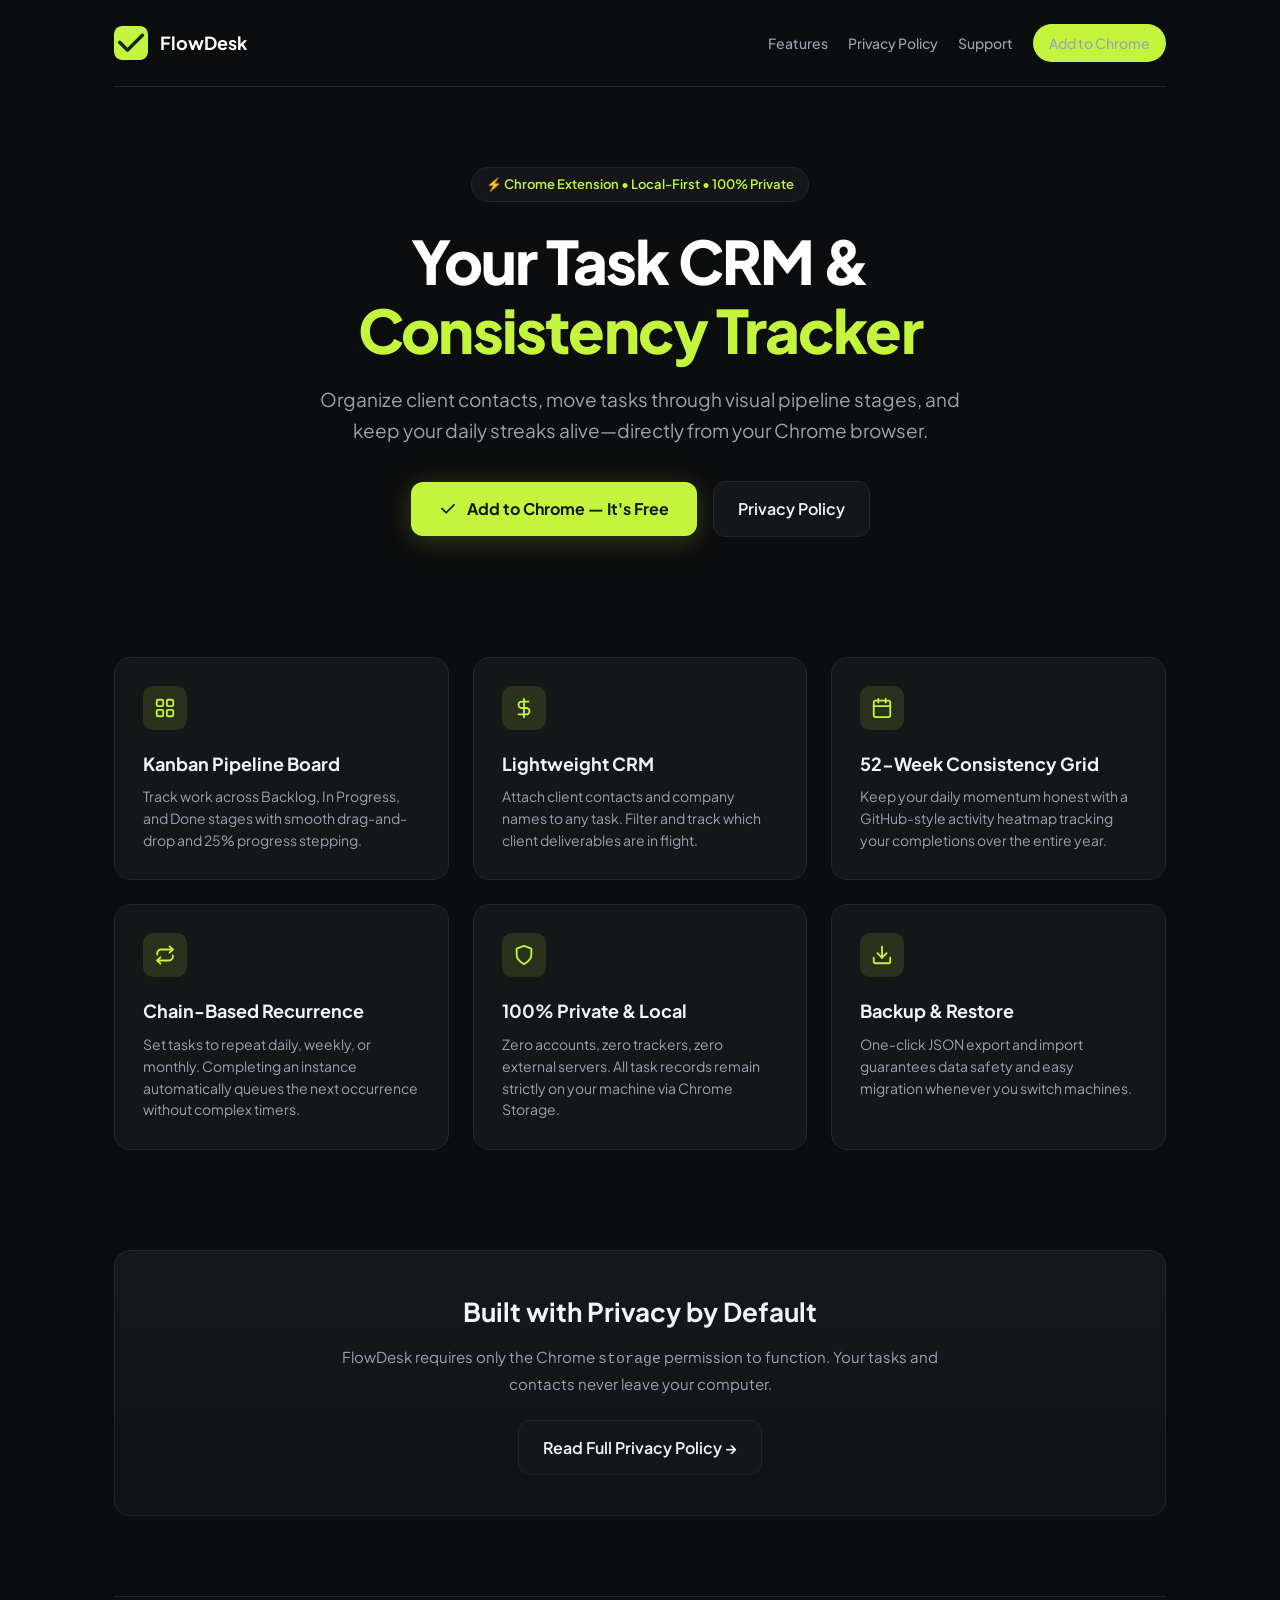
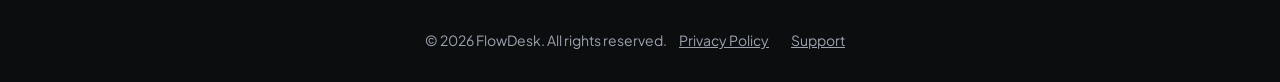
<file: website/index.html>
<!doctype html>
<html lang="en">
  <head>
    <meta charset="utf-8" />
    <meta name="viewport" content="width=device-width, initial-scale=1" />
    <title>FlowDesk — Task CRM & Consistency Tracker</title>
    <meta
      name="description"
      content="A lightweight, local-first Task CRM and consistency tracker Chrome extension. Track client contacts, task pipelines, and daily streaks right from your browser."
    />
    <link rel="icon" type="image/png" href="icon.png" />
    <link rel="preconnect" href="https://fonts.googleapis.com" />
    <link rel="preconnect" href="https://fonts.gstatic.com" crossorigin />
    <link
      href="https://fonts.googleapis.com/css2?family=Plus+Jakarta+Sans:wght@400;500;600;700;800&display=swap"
      rel="stylesheet"
    />
    <style>
      :root {
        --bg: #0c0d0e;
        --surface: #141618;
        --surface-border: #22252a;
        --accent: #c3f53c;
        --accent-glow: rgba(195, 245, 60, 0.22);
        --accent-dark: #121903;
        --text: #f3f4f6;
        --text-muted: #9ca3af;
        --radius: 16px;
      }

      * {
        box-sizing: border-box;
        margin: 0;
        padding: 0;
      }

      body {
        font-family: 'Plus Jakarta Sans', -apple-system, BlinkMacSystemFont, sans-serif;
        background: var(--bg);
        color: var(--text);
        line-height: 1.6;
        min-height: 100vh;
        overflow-x: hidden;
      }

      .container {
        max-width: 1100px;
        margin: 0 auto;
        padding: 0 24px;
      }

      /* Navbar */
      nav {
        display: flex;
        align-items: center;
        justify-content: space-between;
        padding: 24px 0;
        border-bottom: 1px solid var(--surface-border);
      }

      .brand {
        display: flex;
        align-items: center;
        gap: 12px;
        text-decoration: none;
        color: #fff;
        font-weight: 700;
        font-size: 18px;
      }

      .brand img {
        width: 34px;
        height: 34px;
        border-radius: 8px;
      }

      .nav-links {
        display: flex;
        align-items: center;
        gap: 20px;
      }

      .nav-links a {
        color: var(--text-muted);
        text-decoration: none;
        font-size: 14px;
        font-weight: 500;
        transition: color 0.15s ease;
      }

      .nav-links a:hover {
        color: #fff;
      }

      .btn-nav {
        display: inline-flex;
        align-items: center;
        gap: 8px;
        background: var(--accent);
        color: var(--accent-dark);
        padding: 8px 16px;
        border-radius: 999px;
        font-weight: 700;
        font-size: 13px;
        text-decoration: none;
        transition: transform 0.15s ease, box-shadow 0.15s ease;
      }

      .btn-nav:hover {
        transform: translateY(-1px);
        box-shadow: 0 4px 16px var(--accent-glow);
      }

      /* Hero */
      .hero {
        padding: 80px 0 60px;
        text-align: center;
        position: relative;
      }

      .pill {
        display: inline-flex;
        align-items: center;
        gap: 8px;
        padding: 6px 14px;
        background: var(--surface);
        border: 1px solid var(--surface-border);
        border-radius: 999px;
        font-size: 13px;
        color: var(--accent);
        font-weight: 600;
        margin-bottom: 24px;
      }

      h1 {
        font-size: clamp(36px, 5.5vw, 60px);
        font-weight: 800;
        line-height: 1.15;
        letter-spacing: -0.03em;
        margin-bottom: 20px;
        color: #ffffff;
      }

      h1 span {
        color: var(--accent);
      }

      .hero p {
        font-size: clamp(16px, 2vw, 19px);
        color: var(--text-muted);
        max-width: 680px;
        margin: 0 auto 36px;
      }

      .hero-actions {
        display: flex;
        align-items: center;
        justify-content: center;
        gap: 16px;
        flex-wrap: wrap;
      }

      .btn-primary {
        display: inline-flex;
        align-items: center;
        gap: 10px;
        background: var(--accent);
        color: var(--accent-dark);
        padding: 14px 28px;
        border-radius: 12px;
        font-weight: 700;
        font-size: 16px;
        text-decoration: none;
        transition: all 0.15s ease;
        box-shadow: 0 4px 24px var(--accent-glow);
      }

      .btn-primary:hover {
        transform: translateY(-2px);
        box-shadow: 0 8px 30px var(--accent-glow);
      }

      .btn-secondary {
        display: inline-flex;
        align-items: center;
        gap: 8px;
        background: var(--surface);
        color: var(--text);
        border: 1px solid var(--surface-border);
        padding: 14px 24px;
        border-radius: 12px;
        font-weight: 600;
        font-size: 16px;
        text-decoration: none;
        transition: all 0.15s ease;
      }

      .btn-secondary:hover {
        background: #1c1f24;
        border-color: #31363f;
      }

      /* Features */
      .features {
        padding: 60px 0;
        display: grid;
        grid-template-columns: repeat(auto-fit, minmax(300px, 1fr));
        gap: 24px;
      }

      .feature-card {
        background: var(--surface);
        border: 1px solid var(--surface-border);
        border-radius: var(--radius);
        padding: 28px;
        transition: transform 0.15s ease, border-color 0.15s ease;
      }

      .feature-card:hover {
        border-color: #31363f;
        transform: translateY(-2px);
      }

      .feature-icon {
        width: 44px;
        height: 44px;
        border-radius: 10px;
        background: rgba(195, 245, 60, 0.12);
        color: var(--accent);
        display: flex;
        align-items: center;
        justify-content: center;
        margin-bottom: 20px;
      }

      .feature-card h3 {
        font-size: 18px;
        font-weight: 700;
        margin-bottom: 8px;
      }

      .feature-card p {
        font-size: 14px;
        color: var(--text-muted);
        line-height: 1.55;
      }

      /* Privacy Highlight */
      .privacy-banner {
        margin: 40px 0 80px;
        background: linear-gradient(180deg, #16191c 0%, #101214 100%);
        border: 1px solid var(--surface-border);
        border-radius: var(--radius);
        padding: 40px 32px;
        text-align: center;
      }

      .privacy-banner h2 {
        font-size: 26px;
        margin-bottom: 12px;
      }

      .privacy-banner p {
        color: var(--text-muted);
        max-width: 600px;
        margin: 0 auto 24px;
        font-size: 15px;
      }

      /* Footer */
      footer {
        border-top: 1px solid var(--surface-border);
        padding: 32px 0;
        text-align: center;
        font-size: 14px;
        color: var(--text-muted);
      }

      footer a {
        color: var(--text-muted);
        text-decoration: underline;
        margin: 0 10px;
      }

      footer a:hover {
        color: var(--accent);
      }
    </style>
  </head>
  <body>
    <div class="container">
      <nav>
        <a href="index.html" class="brand">
          <img src="icon.png" alt="FlowDesk Icon" />
          <span>FlowDesk</span>
        </a>
        <div class="nav-links">
          <a href="#features">Features</a>
          <a href="privacy.html">Privacy Policy</a>
          <a href="support.html">Support</a>
          <a href="https://chrome.google.com/webstore" class="btn-nav">Add to Chrome</a>
        </div>
      </nav>

      <section class="hero">
        <div class="pill">⚡ Chrome Extension • Local-First • 100% Private</div>
        <h1>Your Task CRM &amp;<br /><span>Consistency Tracker</span></h1>
        <p>
          Organize client contacts, move tasks through visual pipeline stages, and keep your daily
          streaks alive—directly from your Chrome browser.
        </p>
        <div class="hero-actions">
          <a href="https://chrome.google.com/webstore" class="btn-primary">
            <svg viewBox="0 0 24 24" width="18" height="18" fill="none" stroke="currentColor" stroke-width="2.2" stroke-linecap="round" stroke-linejoin="round">
              <path d="M20 6.5 9.5 17 4 11.5"/>
            </svg>
            Add to Chrome — It's Free
          </a>
          <a href="privacy.html" class="btn-secondary">Privacy Policy</a>
        </div>
      </section>

      <section class="features" id="features">
        <div class="feature-card">
          <div class="feature-icon">
            <svg viewBox="0 0 24 24" width="22" height="22" fill="none" stroke="currentColor" stroke-width="2" stroke-linecap="round" stroke-linejoin="round">
              <rect x="3" y="3" width="7" height="7" rx="1.5" />
              <rect x="14" y="3" width="7" height="7" rx="1.5" />
              <rect x="14" y="14" width="7" height="7" rx="1.5" />
              <rect x="3" y="14" width="7" height="7" rx="1.5" />
            </svg>
          </div>
          <h3>Kanban Pipeline Board</h3>
          <p>
            Track work across Backlog, In Progress, and Done stages with smooth drag-and-drop and
            25% progress stepping.
          </p>
        </div>

        <div class="feature-card">
          <div class="feature-icon">
            <svg viewBox="0 0 24 24" width="22" height="22" fill="none" stroke="currentColor" stroke-width="2" stroke-linecap="round" stroke-linejoin="round">
              <path d="M12 2v20M17 5H9.5a3.5 3.5 0 0 0 0 7h5a3.5 3.5 0 0 1 0 7H6" />
            </svg>
          </div>
          <h3>Lightweight CRM</h3>
          <p>
            Attach client contacts and company names to any task. Filter and track which client
            deliverables are in flight.
          </p>
        </div>

        <div class="feature-card">
          <div class="feature-icon">
            <svg viewBox="0 0 24 24" width="22" height="22" fill="none" stroke="currentColor" stroke-width="2" stroke-linecap="round" stroke-linejoin="round">
              <rect x="3" y="4" width="18" height="18" rx="2" />
              <path d="M16 2v4M8 2v4M3 10h18" />
            </svg>
          </div>
          <h3>52-Week Consistency Grid</h3>
          <p>
            Keep your daily momentum honest with a GitHub-style activity heatmap tracking your
            completions over the entire year.
          </p>
        </div>

        <div class="feature-card">
          <div class="feature-icon">
            <svg viewBox="0 0 24 24" width="22" height="22" fill="none" stroke="currentColor" stroke-width="2" stroke-linecap="round" stroke-linejoin="round">
              <path d="M17 2.5 20.5 6 17 9.5"/>
              <path d="M3.5 11.5V10a4 4 0 0 1 4-4h13"/>
              <path d="M7 21.5 3.5 18 7 14.5"/>
              <path d="M20.5 12.5V14a4 4 0 0 1-4 4h-13"/>
            </svg>
          </div>
          <h3>Chain-Based Recurrence</h3>
          <p>
            Set tasks to repeat daily, weekly, or monthly. Completing an instance automatically
            queues the next occurrence without complex timers.
          </p>
        </div>

        <div class="feature-card">
          <div class="feature-icon">
            <svg viewBox="0 0 24 24" width="22" height="22" fill="none" stroke="currentColor" stroke-width="2" stroke-linecap="round" stroke-linejoin="round">
              <path d="M12 22s8-4 8-10V5l-8-3-8 3v7c0 6 8 10 8 10z"/>
            </svg>
          </div>
          <h3>100% Private &amp; Local</h3>
          <p>
            Zero accounts, zero trackers, zero external servers. All task records remain strictly
            on your machine via Chrome Storage.
          </p>
        </div>

        <div class="feature-card">
          <div class="feature-icon">
            <svg viewBox="0 0 24 24" width="22" height="22" fill="none" stroke="currentColor" stroke-width="2" stroke-linecap="round" stroke-linejoin="round">
              <path d="M21 15v4a2 2 0 0 1-2 2H5a2 2 0 0 1-2-2v-4" />
              <polyline points="7 10 12 15 17 10" />
              <line x1="12" y1="15" x2="12" y2="3" />
            </svg>
          </div>
          <h3>Backup &amp; Restore</h3>
          <p>
            One-click JSON export and import guarantees data safety and easy migration whenever you
            switch machines.
          </p>
        </div>
      </section>

      <section class="privacy-banner">
        <h2>Built with Privacy by Default</h2>
        <p>
          FlowDesk requires only the Chrome <code>storage</code> permission to function. Your tasks
          and contacts never leave your computer.
        </p>
        <a href="privacy.html" class="btn-secondary">Read Full Privacy Policy →</a>
      </section>

      <footer>
        <p>
          &copy; 2026 FlowDesk. All rights reserved.
          <a href="privacy.html">Privacy Policy</a>
          <a href="support.html">Support</a>
        </p>
      </footer>
    </div>
  </body>
</html>
</file>
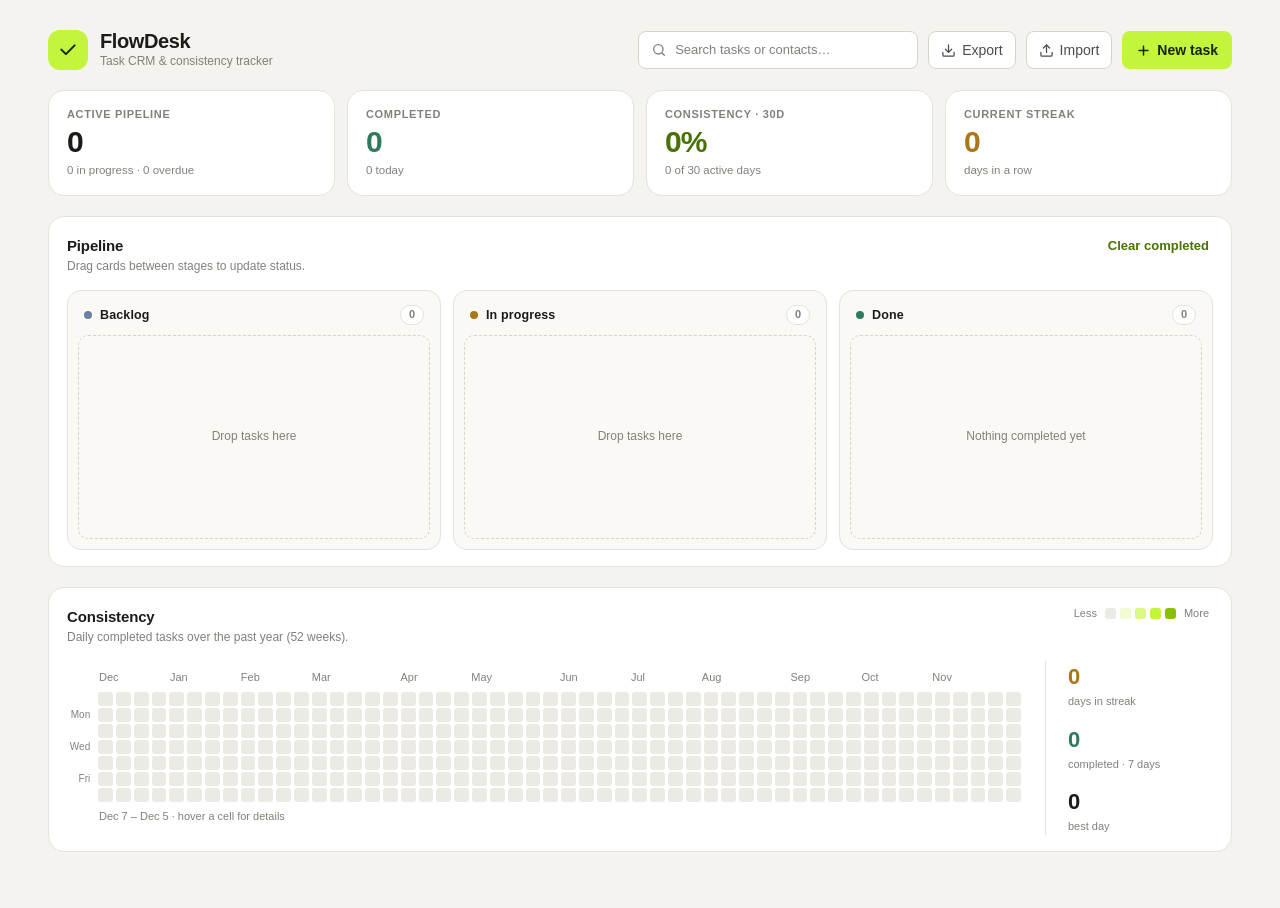
<file: dashboard.html>
<!doctype html>
<html lang="en">
  <head>
    <meta charset="utf-8" />
    <meta name="viewport" content="width=device-width, initial-scale=1" />
    <title>FlowDesk — Task CRM</title>
    <link rel="stylesheet" href="lib/theme.css" />
    <link rel="stylesheet" href="dashboard.css" />
  </head>
  <body>
    <div class="shell">
      <header class="dash-header">
        <div class="brand">
          <span class="logo" aria-hidden="true">
            <svg viewBox="0 0 24 24" width="20" height="20" fill="none">
              <path
                d="M20 6.5 9.5 17 4 11.5"
                stroke="currentColor"
                stroke-width="2.4"
                stroke-linecap="round"
                stroke-linejoin="round"
              />
            </svg>
          </span>
          <div>
            <h1>FlowDesk</h1>
            <p class="subtitle">Task CRM &amp; consistency tracker</p>
          </div>
        </div>

        <div class="header-actions">
          <label class="search">
            <svg viewBox="0 0 24 24" width="16" height="16" fill="none" stroke="currentColor" stroke-width="2">
              <circle cx="11" cy="11" r="7" />
              <path d="m20 20-3.6-3.6" stroke-linecap="round" />
            </svg>
            <input id="search" type="search" placeholder="Search tasks or contacts…" aria-label="Search tasks" />
          </label>
          <button class="btn-ghost" id="export-btn" type="button" title="Export tasks to JSON">
            <svg viewBox="0 0 24 24" width="15" height="15" fill="none" stroke="currentColor" stroke-width="2" stroke-linecap="round" stroke-linejoin="round">
              <path d="M21 15v4a2 2 0 0 1-2 2H5a2 2 0 0 1-2-2v-4" />
              <polyline points="7 10 12 15 17 10" />
              <line x1="12" y1="15" x2="12" y2="3" />
            </svg>
            Export
          </button>
          <label class="btn-ghost import-label" title="Import tasks from JSON" tabindex="0">
            <svg viewBox="0 0 24 24" width="15" height="15" fill="none" stroke="currentColor" stroke-width="2" stroke-linecap="round" stroke-linejoin="round">
              <path d="M21 15v4a2 2 0 0 1-2 2H5a2 2 0 0 1-2-2v-4" />
              <polyline points="17 8 12 3 7 8" />
              <line x1="12" y1="3" x2="12" y2="15" />
            </svg>
            Import
            <input type="file" id="import-input" accept=".json" style="display:none;" />
          </label>
          <button class="btn-primary" id="new-task" type="button">
            <svg viewBox="0 0 24 24" width="15" height="15" fill="none" stroke="currentColor" stroke-width="2.4" stroke-linecap="round">
              <path d="M12 5v14M5 12h14" />
            </svg>
            New task
          </button>
        </div>
      </header>

      <section class="kpis" aria-label="Key metrics">
        <article class="kpi">
          <span class="kpi-label">Active pipeline</span>
          <span class="kpi-value" id="kpi-open">0</span>
          <span class="kpi-foot" id="kpi-open-foot">0 in progress</span>
        </article>
        <article class="kpi">
          <span class="kpi-label">Completed</span>
          <span class="kpi-value kpi-green" id="kpi-done">0</span>
          <span class="kpi-foot" id="kpi-done-foot">0 today</span>
        </article>
        <article class="kpi">
          <span class="kpi-label">Consistency · 30d</span>
          <span class="kpi-value kpi-accent" id="kpi-consistency">0%</span>
          <span class="kpi-foot" id="kpi-consistency-foot">0 active days</span>
        </article>
        <article class="kpi">
          <span class="kpi-label">Current streak</span>
          <span class="kpi-value kpi-amber" id="kpi-streak">0</span>
          <span class="kpi-foot" id="kpi-streak-foot">days in a row</span>
        </article>
      </section>

      <section class="panel board-panel">
        <div class="section-head">
          <div>
            <h2>Pipeline</h2>
            <p>Drag cards between stages to update status.</p>
          </div>
          <button class="link-btn" id="clear-done" type="button">Clear completed</button>
        </div>
        <div class="board" id="board"></div>
      </section>

      <section class="panel consistency-panel">
        <div class="section-head">
          <div>
            <h2>Consistency</h2>
            <p>Daily completed tasks over the past year (52 weeks).</p>
          </div>
          <div class="legend" aria-hidden="true">
            <span>Less</span>
            <i class="lvl lvl-0"></i><i class="lvl lvl-1"></i><i class="lvl lvl-2"></i><i class="lvl lvl-3"></i><i class="lvl lvl-4"></i>
            <span>More</span>
          </div>
        </div>

        <div class="consistency-body">
          <div class="heatmap-wrap">
            <div class="heatmap-months" id="heatmap-months"></div>
            <div class="heatmap-grid-container">
              <div class="heatmap-days" aria-hidden="true">
                <span>Mon</span>
                <span>Wed</span>
                <span>Fri</span>
              </div>
              <div class="heatmap" id="heatmap"></div>
            </div>
            <div class="heat-scale" id="heat-range"></div>
          </div>

          <aside class="consistency-side">
            <div class="side-stat">
              <span class="side-value" id="side-streak">0</span>
              <span class="side-label" id="side-streak-label">days in streak</span>
            </div>
            <div class="side-stat">
              <span class="side-value" id="side-week">0</span>
              <span class="side-label">completed · 7 days</span>
            </div>
            <div class="side-stat">
              <span class="side-value" id="side-best">0</span>
              <span class="side-label">best day</span>
            </div>
          </aside>
        </div>
      </section>
    </div>

    <dialog id="task-dialog" class="dialog">
      <form id="task-form" method="dialog" autocomplete="off">
        <header class="dialog-head">
          <h2 id="dialog-title">New task</h2>
          <button type="button" class="icon-btn" id="dialog-close" title="Close">
            <svg viewBox="0 0 24 24" width="16" height="16" fill="none" stroke="currentColor" stroke-width="2" stroke-linecap="round">
              <path d="M6 6l12 12M18 6L6 18" />
            </svg>
          </button>
        </header>

        <div class="field">
          <label for="f-title">Task</label>
          <input id="f-title" name="title" type="text" maxlength="160" required placeholder="e.g. Send proposal to Acme" />
        </div>

        <div class="field-row">
          <div class="field">
            <label for="f-contact">Contact / company</label>
            <input id="f-contact" name="contact" type="text" maxlength="120" placeholder="Optional" />
          </div>
          <div class="field">
            <label for="f-due">Due date</label>
            <input id="f-due" name="due" type="date" />
          </div>
        </div>

        <div class="field-row three">
          <div class="field">
            <label for="f-priority">Priority</label>
            <select id="f-priority" name="priority">
              <option value="low">Low</option>
              <option value="medium" selected>Medium</option>
              <option value="high">High</option>
            </select>
          </div>
          <div class="field">
            <label for="f-status">Stage</label>
            <select id="f-status" name="status">
              <option value="backlog">Backlog</option>
              <option value="working">In progress</option>
              <option value="done">Done</option>
            </select>
          </div>
          <div class="field">
            <label for="f-repeat">Repeat</label>
            <select id="f-repeat" name="repeat">
              <option value="none" selected>Never</option>
              <option value="daily">Daily</option>
              <option value="weekly">Weekly</option>
              <option value="monthly">Monthly</option>
            </select>
          </div>
        </div>

        <div class="field">
          <div class="range-head">
            <label for="f-progress">Progress</label>
            <output id="f-progress-out" for="f-progress">0%</output>
          </div>
          <input id="f-progress" name="progress" type="range" min="0" max="100" step="5" value="0" />
        </div>

        <div class="field">
          <label for="f-notes">Notes</label>
          <textarea id="f-notes" name="notes" rows="3" maxlength="2000" placeholder="Context, next steps, links…"></textarea>
        </div>

        <footer class="dialog-foot">
          <button type="button" class="btn-danger" id="delete-task" hidden>Delete</button>
          <span class="spacer"></span>
          <button type="button" class="btn-ghost" id="dialog-cancel">Cancel</button>
          <button type="submit" class="btn-primary" id="dialog-save">Save task</button>
        </footer>
      </form>
    </dialog>

    <script type="module" src="dashboard.js"></script>
  </body>
</html>
</file>
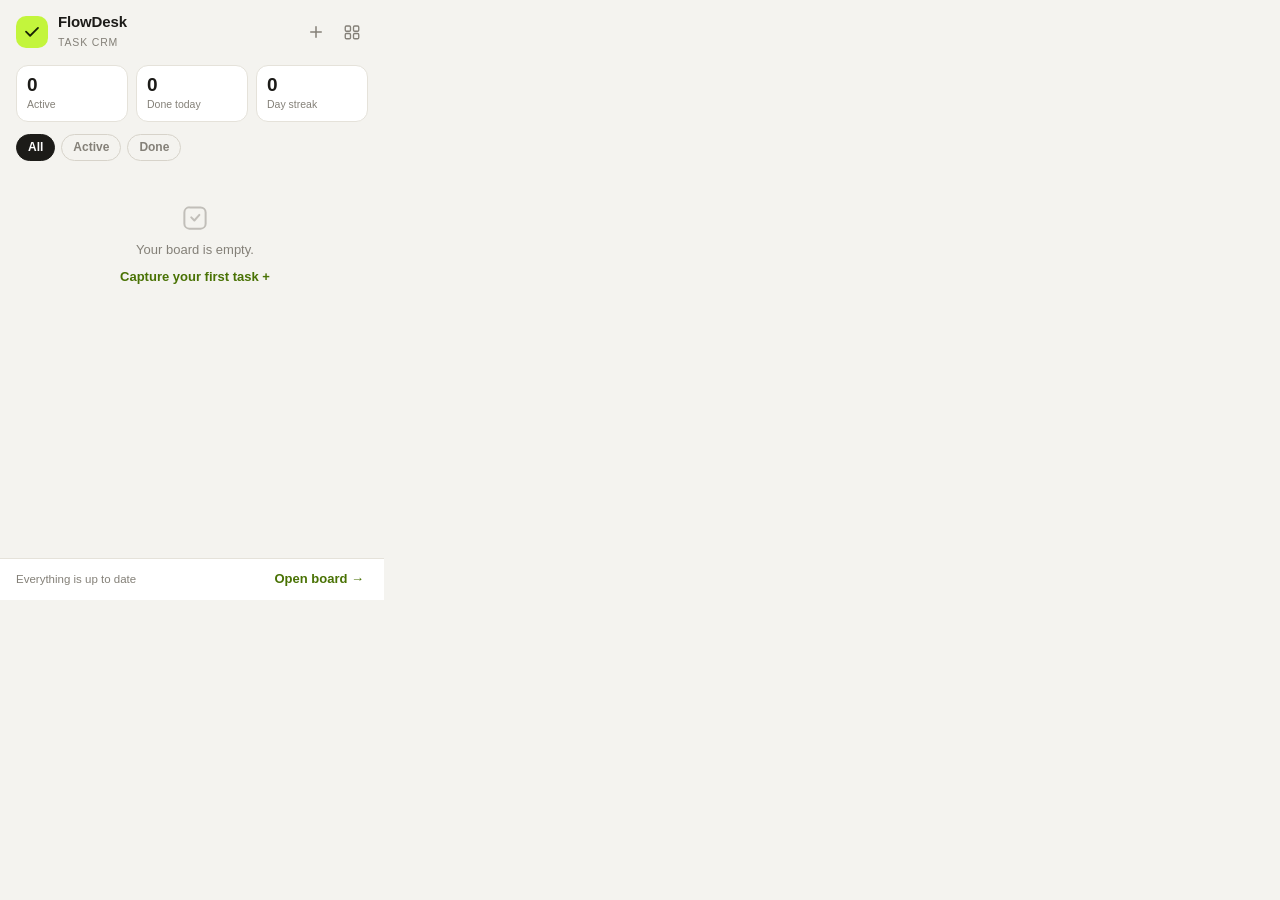
<file: popup.html>
<!doctype html>
<html lang="en">
  <head>
    <meta charset="utf-8" />
    <meta name="viewport" content="width=device-width, initial-scale=1" />
    <title>FlowDesk</title>
    <link rel="stylesheet" href="lib/theme.css" />
    <link rel="stylesheet" href="popup.css" />
  </head>
  <body>
    <div class="app">
      <header class="topbar">
        <div class="brand">
          <span class="logo" aria-hidden="true">
            <svg viewBox="0 0 24 24" width="18" height="18" fill="none">
              <path
                d="M20 6.5 9.5 17 4 11.5"
                stroke="currentColor"
                stroke-width="2.4"
                stroke-linecap="round"
                stroke-linejoin="round"
              />
            </svg>
          </span>
          <div class="brand-text">
            <h1>FlowDesk</h1>
            <span class="tagline">Task CRM</span>
          </div>
        </div>
        <div class="topbar-actions">
          <button id="toggle-quick-add" class="icon-btn" type="button" title="Add new task" aria-label="Add new task" aria-expanded="false">
            <svg viewBox="0 0 24 24" width="18" height="18" fill="none" stroke="currentColor" stroke-width="2" stroke-linecap="round">
              <path d="M12 5v14M5 12h14" />
            </svg>
          </button>
          <button id="open-board" class="icon-btn" type="button" title="Open full board">
            <svg viewBox="0 0 24 24" width="18" height="18" fill="none" stroke="currentColor" stroke-width="1.8">
              <rect x="3" y="4" width="7" height="7" rx="1.6" />
              <rect x="14" y="4" width="7" height="7" rx="1.6" />
              <rect x="3" y="14" width="7" height="7" rx="1.6" />
              <rect x="14" y="14" width="7" height="7" rx="1.6" />
            </svg>
          </button>
        </div>
      </header>

      <section class="stats" aria-label="Overview">
        <div class="stat">
          <span class="stat-value" id="stat-active">0</span>
          <span class="stat-label">Active</span>
        </div>
        <div class="stat">
          <span class="stat-value" id="stat-done">0</span>
          <span class="stat-label">Done today</span>
        </div>
        <div class="stat">
          <span class="stat-value" id="stat-streak">0</span>
          <span class="stat-label">Day streak</span>
        </div>
      </section>

      <form id="quick-add" class="quick-add is-collapsed" autocomplete="off">
        <input
          id="task-title"
          class="title-input"
          type="text"
          placeholder="What needs doing?"
          maxlength="160"
          required
          aria-label="Task title"
        />
        <div class="quick-row">
          <select id="task-priority" aria-label="Priority">
            <option value="low">Low</option>
            <option value="medium" selected>Medium</option>
            <option value="high">High</option>
          </select>
          <input id="task-contact" type="text" placeholder="Contact" maxlength="120" aria-label="Contact or company" />
          <input id="task-due" type="date" aria-label="Due date" />
        </div>
        <div class="due-presets" id="due-presets">
          <span class="preset-label">Due:</span>
          <button type="button" class="preset-chip" data-offset="0">Today</button>
          <button type="button" class="preset-chip" data-offset="1">Tomorrow</button>
          <button type="button" class="preset-chip" data-offset="7">+1 week</button>
        </div>
        <div class="quick-row quick-row-2">
          <select id="task-repeat" aria-label="Repeat">
            <option value="none" selected>Does not repeat</option>
            <option value="daily">Repeats daily</option>
            <option value="weekly">Repeats weekly</option>
            <option value="monthly">Repeats monthly</option>
          </select>
          <button type="submit" class="btn-primary" id="add-btn">Add task</button>
        </div>
      </form>

      <nav class="filters" id="filters" aria-label="Filter tasks">
        <button class="chip is-active" type="button" data-filter="all">All</button>
        <button class="chip" type="button" data-filter="active">Active</button>
        <button class="chip" type="button" data-filter="done">Done</button>
      </nav>

      <main class="list-wrap">
        <ul id="task-list" class="task-list"></ul>
      </main>

      <footer class="popup-footer">
        <span id="footer-note">All clear</span>
        <button id="open-board-2" class="link-btn" type="button">Open board →</button>
      </footer>
    </div>

    <script type="module" src="popup.js"></script>
  </body>
</html>
</file>
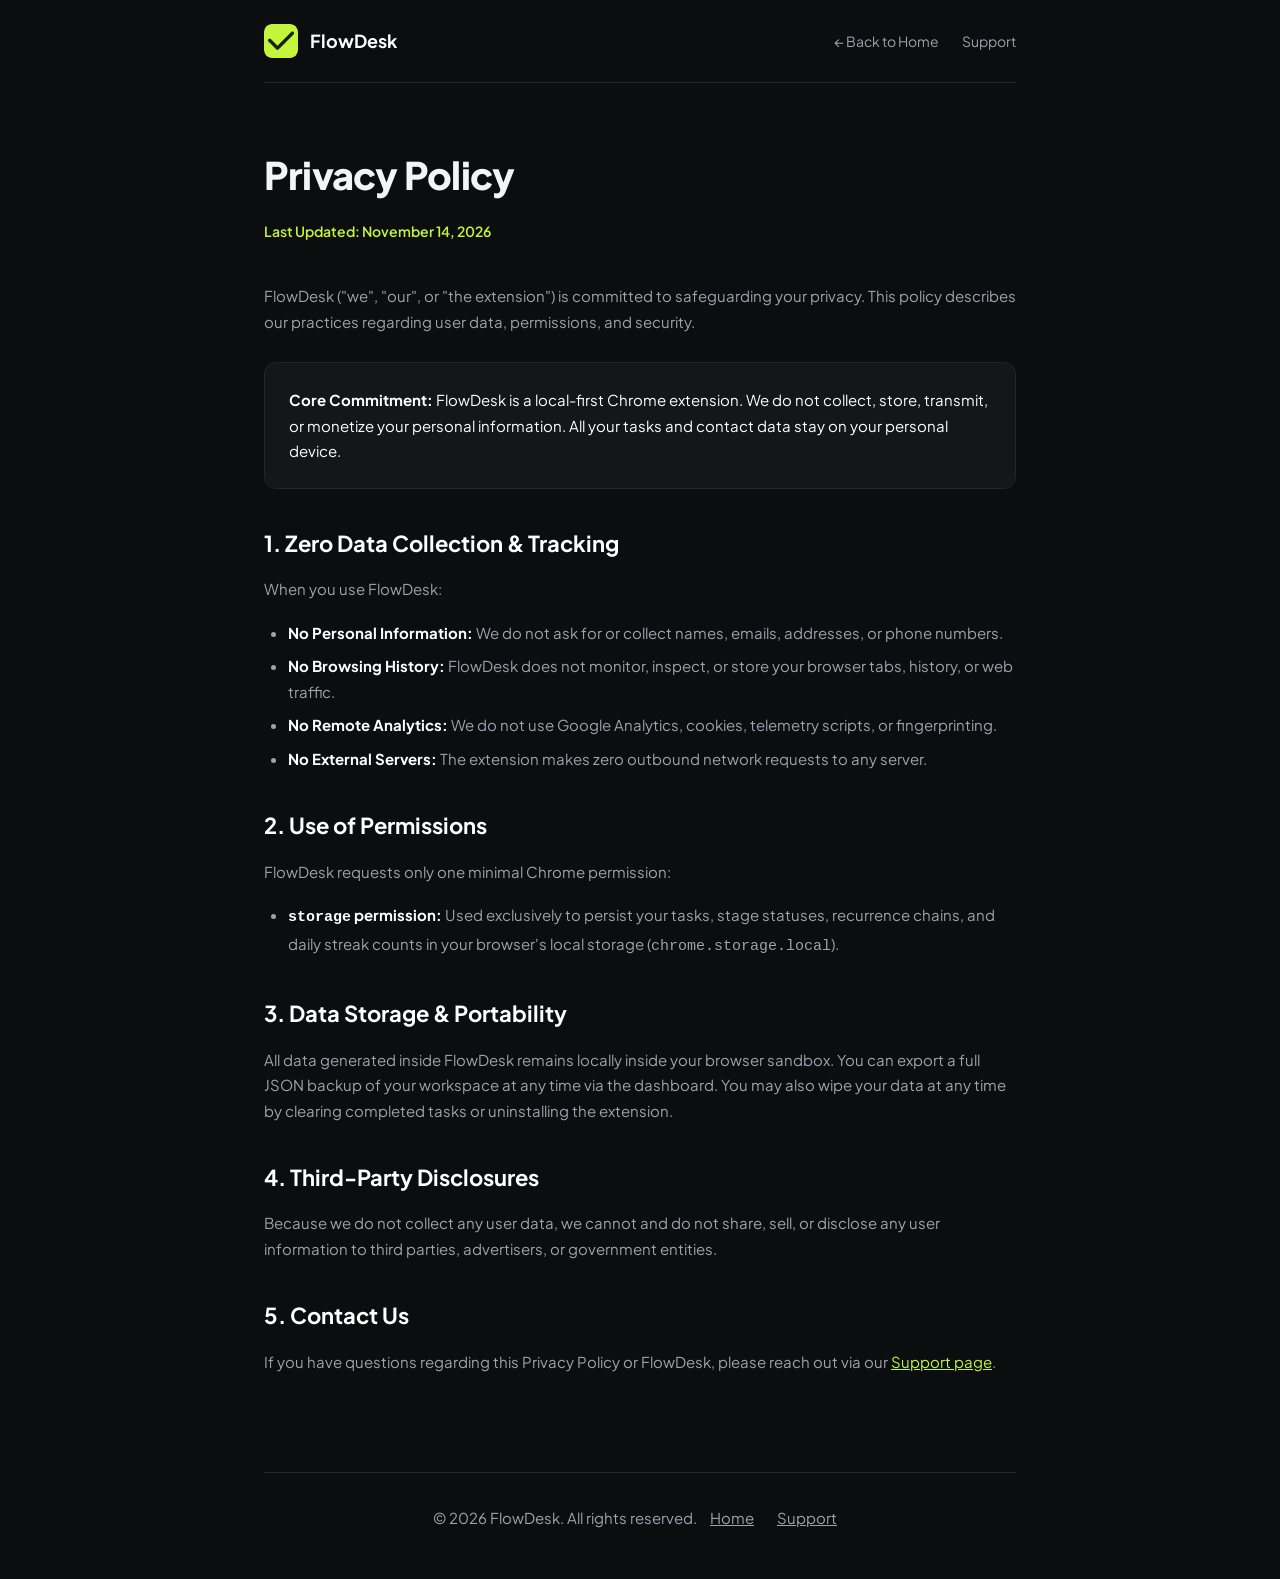
<file: website/privacy.html>
<!doctype html>
<html lang="en">
  <head>
    <meta charset="utf-8" />
    <meta name="viewport" content="width=device-width, initial-scale=1" />
    <title>Privacy Policy — FlowDesk</title>
    <link rel="icon" type="image/png" href="icon.png" />
    <link rel="preconnect" href="https://fonts.googleapis.com" />
    <link rel="preconnect" href="https://fonts.gstatic.com" crossorigin />
    <link
      href="https://fonts.googleapis.com/css2?family=Plus+Jakarta+Sans:wght@400;500;600;700;800&display=swap"
      rel="stylesheet"
    />
    <style>
      :root {
        --bg: #0c0d0e;
        --surface: #141618;
        --surface-border: #22252a;
        --accent: #c3f53c;
        --text: #f3f4f6;
        --text-muted: #9ca3af;
      }

      * {
        box-sizing: border-box;
        margin: 0;
        padding: 0;
      }

      body {
        font-family: 'Plus Jakarta Sans', -apple-system, BlinkMacSystemFont, sans-serif;
        background: var(--bg);
        color: var(--text);
        line-height: 1.7;
        min-height: 100vh;
      }

      .container {
        max-width: 800px;
        margin: 0 auto;
        padding: 0 24px;
      }

      nav {
        display: flex;
        align-items: center;
        justify-content: space-between;
        padding: 24px 0;
        border-bottom: 1px solid var(--surface-border);
      }

      .brand {
        display: flex;
        align-items: center;
        gap: 12px;
        text-decoration: none;
        color: #fff;
        font-weight: 700;
        font-size: 18px;
      }

      .brand img {
        width: 34px;
        height: 34px;
        border-radius: 8px;
      }

      .nav-links a {
        color: var(--text-muted);
        text-decoration: none;
        font-size: 14px;
        margin-left: 20px;
      }

      .nav-links a:hover {
        color: #fff;
      }

      .content {
        padding: 60px 0 80px;
      }

      h1 {
        font-size: 38px;
        font-weight: 800;
        margin-bottom: 12px;
        letter-spacing: -0.02em;
      }

      .last-updated {
        color: var(--accent);
        font-size: 14px;
        font-weight: 600;
        margin-bottom: 40px;
      }

      h2 {
        font-size: 22px;
        font-weight: 700;
        margin: 36px 0 14px;
        color: #ffffff;
      }

      p, ul {
        margin-bottom: 18px;
        color: var(--text-muted);
        font-size: 15px;
      }

      ul {
        padding-left: 24px;
      }

      li {
        margin-bottom: 8px;
      }

      strong {
        color: #ffffff;
      }

      .card {
        background: var(--surface);
        border: 1px solid var(--surface-border);
        border-radius: 12px;
        padding: 24px;
        margin: 28px 0;
      }

      footer {
        border-top: 1px solid var(--surface-border);
        padding: 32px 0;
        text-align: center;
        font-size: 14px;
        color: var(--text-muted);
      }

      footer a {
        color: var(--text-muted);
        text-decoration: underline;
        margin: 0 10px;
      }
    </style>
  </head>
  <body>
    <div class="container">
      <nav>
        <a href="index.html" class="brand">
          <img src="icon.png" alt="FlowDesk Icon" />
          <span>FlowDesk</span>
        </a>
        <div class="nav-links">
          <a href="index.html">← Back to Home</a>
          <a href="support.html">Support</a>
        </div>
      </nav>

      <div class="content">
        <h1>Privacy Policy</h1>
        <div class="last-updated">Last Updated: November 14, 2026</div>

        <p>
          FlowDesk ("we", "our", or "the extension") is committed to safeguarding your privacy.
          This policy describes our practices regarding user data, permissions, and security.
        </p>

        <div class="card">
          <p style="margin: 0; color: #fff;">
            <strong>Core Commitment:</strong> FlowDesk is a local-first Chrome extension. We do not
            collect, store, transmit, or monetize your personal information. All your tasks and
            contact data stay on your personal device.
          </p>
        </div>

        <h2>1. Zero Data Collection &amp; Tracking</h2>
        <p>When you use FlowDesk:</p>
        <ul>
          <li><strong>No Personal Information:</strong> We do not ask for or collect names, emails, addresses, or phone numbers.</li>
          <li><strong>No Browsing History:</strong> FlowDesk does not monitor, inspect, or store your browser tabs, history, or web traffic.</li>
          <li><strong>No Remote Analytics:</strong> We do not use Google Analytics, cookies, telemetry scripts, or fingerprinting.</li>
          <li><strong>No External Servers:</strong> The extension makes zero outbound network requests to any server.</li>
        </ul>

        <h2>2. Use of Permissions</h2>
        <p>FlowDesk requests only one minimal Chrome permission:</p>
        <ul>
          <li>
            <strong><code>storage</code> permission:</strong> Used exclusively to persist your tasks,
            stage statuses, recurrence chains, and daily streak counts in your browser's local
            storage (<code>chrome.storage.local</code>).
          </li>
        </ul>

        <h2>3. Data Storage &amp; Portability</h2>
        <p>
          All data generated inside FlowDesk remains locally inside your browser sandbox. You can
          export a full JSON backup of your workspace at any time via the dashboard. You may also
          wipe your data at any time by clearing completed tasks or uninstalling the extension.
        </p>

        <h2>4. Third-Party Disclosures</h2>
        <p>
          Because we do not collect any user data, we cannot and do not share, sell, or disclose
          any user information to third parties, advertisers, or government entities.
        </p>

        <h2>5. Contact Us</h2>
        <p>
          If you have questions regarding this Privacy Policy or FlowDesk, please reach out via our
          <a href="support.html" style="color: var(--accent);">Support page</a>.
        </p>
      </div>

      <footer>
        <p>&copy; 2026 FlowDesk. All rights reserved. <a href="index.html">Home</a> <a href="support.html">Support</a></p>
      </footer>
    </div>
  </body>
</html>
</file>
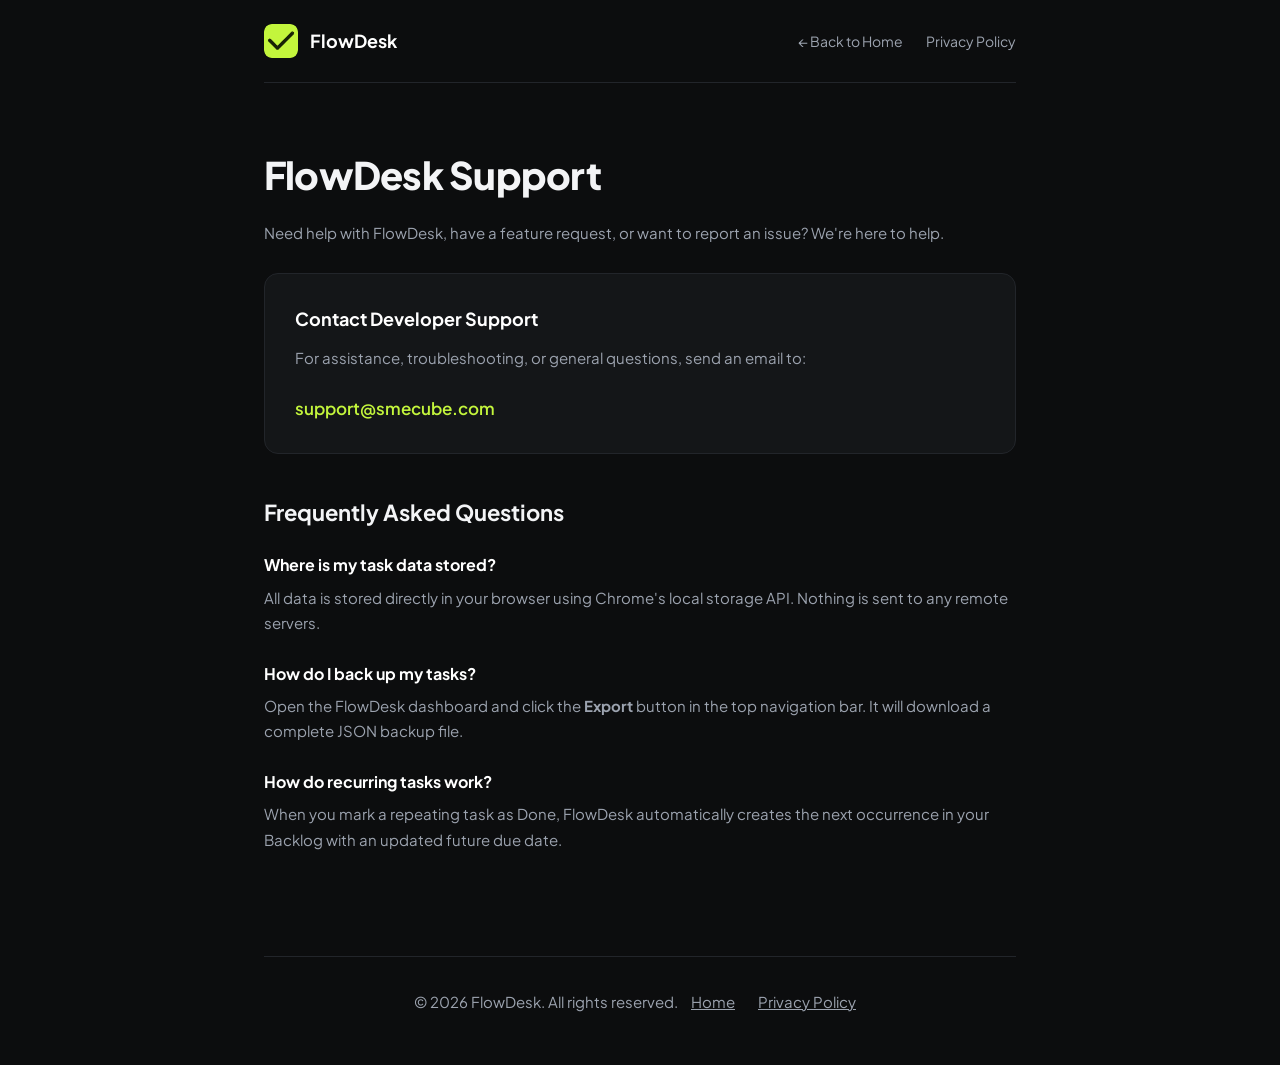
<file: website/support.html>
<!doctype html>
<html lang="en">
  <head>
    <meta charset="utf-8" />
    <meta name="viewport" content="width=device-width, initial-scale=1" />
    <title>Support — FlowDesk</title>
    <link rel="icon" type="image/png" href="icon.png" />
    <link rel="preconnect" href="https://fonts.googleapis.com" />
    <link rel="preconnect" href="https://fonts.gstatic.com" />
    <link
      href="https://fonts.googleapis.com/css2?family=Plus+Jakarta+Sans:wght@400;500;600;700;800&display=swap"
      rel="stylesheet"
    />
    <style>
      :root {
        --bg: #0c0d0e;
        --surface: #141618;
        --surface-border: #22252a;
        --accent: #c3f53c;
        --text: #f3f4f6;
        --text-muted: #9ca3af;
      }

      * {
        box-sizing: border-box;
        margin: 0;
        padding: 0;
      }

      body {
        font-family: 'Plus Jakarta Sans', -apple-system, BlinkMacSystemFont, sans-serif;
        background: var(--bg);
        color: var(--text);
        line-height: 1.7;
        min-height: 100vh;
      }

      .container {
        max-width: 800px;
        margin: 0 auto;
        padding: 0 24px;
      }

      nav {
        display: flex;
        align-items: center;
        justify-content: space-between;
        padding: 24px 0;
        border-bottom: 1px solid var(--surface-border);
      }

      .brand {
        display: flex;
        align-items: center;
        gap: 12px;
        text-decoration: none;
        color: #fff;
        font-weight: 700;
        font-size: 18px;
      }

      .brand img {
        width: 34px;
        height: 34px;
        border-radius: 8px;
      }

      .nav-links a {
        color: var(--text-muted);
        text-decoration: none;
        font-size: 14px;
        margin-left: 20px;
      }

      .nav-links a:hover {
        color: #fff;
      }

      .content {
        padding: 60px 0 80px;
      }

      h1 {
        font-size: 38px;
        font-weight: 800;
        margin-bottom: 12px;
        letter-spacing: -0.02em;
      }

      p {
        margin-bottom: 18px;
        color: var(--text-muted);
        font-size: 15px;
      }

      .support-card {
        background: var(--surface);
        border: 1px solid var(--surface-border);
        border-radius: 14px;
        padding: 30px;
        margin: 28px 0;
      }

      .support-card h3 {
        font-size: 18px;
        margin-bottom: 10px;
        color: #fff;
      }

      .email-link {
        display: inline-block;
        color: var(--accent);
        font-size: 17px;
        font-weight: 600;
        text-decoration: none;
        margin-top: 6px;
      }

      .email-link:hover {
        text-decoration: underline;
      }

      .faq-item {
        margin-bottom: 24px;
      }

      .faq-item h4 {
        color: #fff;
        font-size: 16px;
        margin-bottom: 6px;
      }

      footer {
        border-top: 1px solid var(--surface-border);
        padding: 32px 0;
        text-align: center;
        font-size: 14px;
        color: var(--text-muted);
      }

      footer a {
        color: var(--text-muted);
        text-decoration: underline;
        margin: 0 10px;
      }
    </style>
  </head>
  <body>
    <div class="container">
      <nav>
        <a href="index.html" class="brand">
          <img src="icon.png" alt="FlowDesk Icon" />
          <span>FlowDesk</span>
        </a>
        <div class="nav-links">
          <a href="index.html">← Back to Home</a>
          <a href="privacy.html">Privacy Policy</a>
        </div>
      </nav>

      <div class="content">
        <h1>FlowDesk Support</h1>
        <p>
          Need help with FlowDesk, have a feature request, or want to report an issue? We're here to help.
        </p>

        <div class="support-card">
          <h3>Contact Developer Support</h3>
          <p>
            For assistance, troubleshooting, or general questions, send an email to:
          </p>
          <a href="mailto:support@smecube.com" class="email-link">support@smecube.com</a>
        </div>

        <h2 style="font-size: 22px; margin: 40px 0 20px;">Frequently Asked Questions</h2>

        <div class="faq-item">
          <h4>Where is my task data stored?</h4>
          <p>All data is stored directly in your browser using Chrome's local storage API. Nothing is sent to any remote servers.</p>
        </div>

        <div class="faq-item">
          <h4>How do I back up my tasks?</h4>
          <p>Open the FlowDesk dashboard and click the <strong>Export</strong> button in the top navigation bar. It will download a complete JSON backup file.</p>
        </div>

        <div class="faq-item">
          <h4>How do recurring tasks work?</h4>
          <p>When you mark a repeating task as Done, FlowDesk automatically creates the next occurrence in your Backlog with an updated future due date.</p>
        </div>
      </div>

      <footer>
        <p>&copy; 2026 FlowDesk. All rights reserved. <a href="index.html">Home</a> <a href="privacy.html">Privacy Policy</a></p>
      </footer>
    </div>
  </body>
</html>
</file>
<file: lib/theme.css>
/* FlowDesk shared design tokens */

:root {
  --bg: #f4f3ef;
  --surface: #ffffff;
  --surface-2: #faf9f6;
  --surface-3: #efede7;
  --border: #d7d3ca;
  --border-soft: #e5e2da;
  --text: #1c1b18;
  --text-dim: #4f4c45;
  --muted: #848078;
  --accent: #c3f53c;
  --accent-2: #addf2e;
  --accent-soft: #f1fcd4;
  --accent-text: #182205;
  --accent-link: #497204;
  --accent-link-hover: #365502;
  --green: #2f7a5c;
  --green-soft: #e6f0ea;
  --amber: #a9761b;
  --amber-soft: #f7eedb;
  --red: #b04338;
  --red-soft: #f8e8e5;
  --radius-sm: 8px;
  --radius: 12px;
  --radius-lg: 16px;
  --shadow: 0 1px 2px rgba(28, 27, 24, 0.05),
    0 10px 28px rgba(28, 27, 24, 0.07);
  --font: 'Inter', -apple-system, BlinkMacSystemFont, 'Segoe UI', Roboto,
    'Helvetica Neue', Arial, sans-serif;
}

* {
  box-sizing: border-box;
}

html {
  color-scheme: light;
}

body {
  margin: 0;
  font-family: var(--font);
  background: var(--bg);
  color: var(--text);
  -webkit-font-smoothing: antialiased;
  font-size: 14px;
  line-height: 1.45;
}

h1,
h2,
h3,
p {
  margin: 0;
}

button,
input,
select,
textarea {
  font: inherit;
  color: inherit;
}

button {
  cursor: pointer;
  border: none;
  background: none;
}

button:focus-visible,
input:focus-visible,
select:focus-visible,
textarea:focus-visible {
  outline: 2px solid var(--accent);
  outline-offset: 2px;
}

input,
select,
textarea {
  background: var(--surface);
  border: 1px solid var(--border);
  border-radius: var(--radius-sm);
  padding: 8px 10px;
  color: var(--text);
  transition: border-color 0.15s ease, background 0.15s ease;
}

input::placeholder,
textarea::placeholder {
  color: var(--muted);
}

input:hover,
select:hover,
textarea:hover {
  border-color: #c3bfb4;
}

input:focus,
select:focus,
textarea:focus {
  border-color: var(--accent);
  outline: none;
}

select {
  appearance: none;
  background-image: linear-gradient(45deg, transparent 50%, var(--muted) 50%),
    linear-gradient(135deg, var(--muted) 50%, transparent 50%);
  background-position: calc(100% - 14px) 55%, calc(100% - 9px) 55%;
  background-size: 5px 5px, 5px 5px;
  background-repeat: no-repeat;
  padding-right: 26px;
}

::-webkit-scrollbar {
  width: 10px;
  height: 10px;
}

::-webkit-scrollbar-track {
  background: transparent;
}

::-webkit-scrollbar-thumb {
  background: #d2cec4;
  border-radius: 10px;
  border: 2px solid var(--bg);
}

::-webkit-scrollbar-thumb:hover {
  background: #bab5a9;
}

/* Buttons */

.btn-primary {
  display: inline-flex;
  align-items: center;
  justify-content: center;
  gap: 6px;
  background: var(--accent);
  color: var(--accent-text);
  font-weight: 600;
  padding: 8px 14px;
  border-radius: var(--radius-sm);
  transition: background 0.15s ease, transform 0.12s ease;
  white-space: nowrap;
}

.btn-primary:hover {
  background: var(--accent-2);
}

.btn-primary:active {
  transform: translateY(1px);
}

.btn-primary:disabled {
  background: var(--border);
  color: var(--muted);
  cursor: default;
}

.btn-ghost {
  display: inline-flex;
  align-items: center;
  gap: 6px;
  padding: 8px 12px;
  border-radius: var(--radius-sm);
  border: 1px solid var(--border);
  background: var(--surface);
  color: var(--text-dim);
  transition: border-color 0.15s ease, color 0.15s ease, background 0.15s ease;
}

.btn-ghost:hover {
  border-color: #c3bfb4;
  color: var(--text);
  background: var(--surface-2);
}

.icon-btn {
  display: inline-flex;
  align-items: center;
  justify-content: center;
  width: 32px;
  height: 32px;
  border-radius: var(--radius-sm);
  color: var(--muted);
  border: 1px solid transparent;
  transition: color 0.15s ease, background 0.15s ease, border-color 0.15s ease;
}

.icon-btn:hover {
  color: var(--text);
  background: var(--surface-3);
  border-color: var(--border);
}

.link-btn {
  color: var(--accent-link);
  font-weight: 600;
  font-size: 13px;
  padding: 2px 4px;
  border-radius: 6px;
}

.link-btn:hover {
  color: var(--accent-link-hover);
  text-decoration: underline;
  text-underline-offset: 3px;
}

/* Shared bits */

.pill {
  display: inline-flex;
  align-items: center;
  gap: 5px;
  font-size: 11px;
  font-weight: 600;
  letter-spacing: 0.02em;
  padding: 2px 8px;
  border-radius: 999px;
  border: 1px solid transparent;
}

.pill-priority-low {
  color: #56616f;
  background: #eef0f2;
}

.pill-priority-medium {
  color: var(--amber);
  background: var(--amber-soft);
}

.pill-priority-high {
  color: var(--red);
  background: var(--red-soft);
}

.pill-due {
  color: var(--text-dim);
  background: var(--surface-3);
  font-weight: 500;
  text-transform: none;
}

.pill-due.warn {
  color: var(--amber);
  background: var(--amber-soft);
}

.pill-due.bad {
  color: var(--red);
  background: var(--red-soft);
}

.pill-repeat {
  color: var(--accent-2);
  background: var(--accent-soft);
  font-weight: 600;
  text-transform: none;
}

.prio-dot {
  width: 6px;
  height: 6px;
  border-radius: 50%;
  flex: none;
  display: inline-block;
}

.prio-low {
  background: #818b98;
}

.prio-medium {
  background: var(--amber);
}

.prio-high {
  background: var(--red);
}

.empty {
  display: flex;
  flex-direction: column;
  align-items: center;
  justify-content: center;
  gap: 8px;
  padding: 32px 16px;
  color: var(--muted);
  text-align: center;
  font-size: 13px;
}

.empty svg {
  opacity: 0.45;
}

/* Native Modal & Toast Confirmation */

.app-modal-backdrop {
  position: fixed;
  inset: 0;
  background: rgba(28, 27, 24, 0.45);
  backdrop-filter: blur(4px);
  display: flex;
  align-items: center;
  justify-content: center;
  z-index: 9999;
  padding: 16px;
  animation: modalFadeIn 0.15s ease-out forwards;
}

.app-modal {
  width: 100%;
  max-width: 320px;
  background: var(--surface);
  border: 1px solid var(--border);
  border-radius: var(--radius-lg);
  box-shadow: 0 12px 36px rgba(0, 0, 0, 0.22);
  padding: 20px 20px 16px;
  display: flex;
  flex-direction: column;
  gap: 14px;
  animation: modalScaleIn 0.18s cubic-bezier(0.16, 1, 0.3, 1) forwards;
}

.app-modal-title {
  font-size: 15px;
  font-weight: 700;
  color: var(--text);
  margin: 0;
  line-height: 1.25;
}

.app-modal-body {
  font-size: 13px;
  color: var(--text-dim);
  line-height: 1.45;
  margin: 0;
  word-break: break-word;
}

.app-modal-actions {
  display: flex;
  align-items: center;
  justify-content: flex-end;
  gap: 8px;
  margin-top: 4px;
}

.app-modal-btn {
  padding: 7px 14px;
  font-size: 12.5px;
  font-weight: 600;
  border-radius: var(--radius-sm);
  cursor: pointer;
  border: 1px solid transparent;
  transition: all 0.12s ease;
}

.app-modal-cancel {
  background: var(--surface-3);
  color: var(--text-dim);
  border-color: var(--border);
}

.app-modal-cancel:hover {
  background: #e2dfd7;
  color: var(--text);
}

.app-modal-confirm-danger {
  background: var(--red);
  color: #ffffff;
}

.app-modal-confirm-danger:hover {
  background: #98382e;
}

.app-modal-confirm-primary {
  background: var(--accent);
  color: var(--accent-text);
}

.app-modal-confirm-primary:hover {
  background: var(--accent-2);
}

@keyframes modalFadeIn {
  from { opacity: 0; }
  to { opacity: 1; }
}

@keyframes modalScaleIn {
  from { opacity: 0; transform: scale(0.95); }
  to { opacity: 1; transform: scale(1); }
}
</file>
<file: dashboard.css>
/* FlowDesk dashboard */

body {
  min-height: 100vh;
  background: var(--bg);
}

.shell {
  position: relative;
  max-width: 1240px;
  margin: 0 auto;
  padding: 30px 28px 56px;
  display: flex;
  flex-direction: column;
  gap: 20px;
}

/* Header */

.dash-header {
  display: flex;
  align-items: center;
  justify-content: space-between;
  gap: 20px;
  flex-wrap: wrap;
}

.brand {
  display: flex;
  align-items: center;
  gap: 12px;
}

.logo {
  display: inline-flex;
  align-items: center;
  justify-content: center;
  width: 40px;
  height: 40px;
  border-radius: 12px;
  color: var(--accent-text);
  background: var(--accent);
}

.brand h1 {
  font-size: 20px;
  font-weight: 700;
  letter-spacing: -0.02em;
  line-height: 1.15;
}

.subtitle {
  font-size: 12px;
  color: var(--muted);
}

.header-actions {
  display: flex;
  align-items: center;
  gap: 10px;
}

.import-label {
  cursor: pointer;
  user-select: none;
}

.search {
  display: flex;
  align-items: center;
  gap: 8px;
  padding: 0 12px;
  height: 38px;
  width: 280px;
  background: var(--surface);
  border: 1px solid var(--border);
  border-radius: var(--radius-sm);
  color: var(--muted);
  transition: border-color 0.15s ease;
}

.search:focus-within {
  border-color: var(--accent);
}

.search input {
  flex: 1;
  min-width: 0;
  background: transparent;
  border: none;
  padding: 0;
  font-size: 13px;
  color: var(--text);
}

.search input:focus {
  outline: none;
}

.search input::-webkit-search-cancel-button {
  opacity: 0.55;
}

#new-task {
  height: 38px;
}

/* KPI cards */

.kpis {
  display: grid;
  grid-template-columns: repeat(4, 1fr);
  gap: 12px;
}

.kpi {
  display: flex;
  flex-direction: column;
  gap: 2px;
  padding: 16px 18px;
  background: var(--surface);
  border: 1px solid var(--border-soft);
  border-radius: var(--radius-lg);
}

.kpi-label {
  font-size: 11px;
  font-weight: 600;
  letter-spacing: 0.06em;
  text-transform: uppercase;
  color: var(--muted);
}

.kpi-value {
  font-size: 30px;
  font-weight: 750;
  letter-spacing: -0.03em;
  line-height: 1.15;
  font-variant-numeric: tabular-nums;
}

.kpi-value.kpi-green {
  color: var(--green);
}

.kpi-value.kpi-accent {
  color: var(--accent-link);
}

.kpi-value.kpi-amber {
  color: var(--amber);
}

.kpi-foot {
  font-size: 11.5px;
  color: var(--muted);
}

/* Panels */

.panel {
  background: var(--surface);
  border: 1px solid var(--border-soft);
  border-radius: var(--radius-lg);
  padding: 18px 18px 16px;
}

.section-head {
  display: flex;
  align-items: flex-start;
  justify-content: space-between;
  gap: 16px;
  margin-bottom: 14px;
}

.section-head h2 {
  font-size: 15px;
  font-weight: 650;
  letter-spacing: -0.01em;
}

.section-head p {
  font-size: 12px;
  color: var(--muted);
  margin-top: 2px;
}

/* Board */

.board {
  display: grid;
  grid-template-columns: repeat(3, minmax(0, 1fr));
  gap: 12px;
  align-items: start;
}

.column {
  display: flex;
  flex-direction: column;
  min-height: 260px;
  background: var(--surface-2);
  border: 1px solid var(--border-soft);
  border-radius: 14px;
  padding: 10px;
  transition: border-color 0.15s ease, background 0.15s ease;
}

.column.drag-over {
  border-color: var(--accent);
  background: var(--accent-soft);
}

.column-head {
  display: flex;
  align-items: center;
  gap: 8px;
  padding: 4px 6px 10px;
}

.column-dot {
  width: 8px;
  height: 8px;
  border-radius: 50%;
  flex: none;
}

.col-backlog .column-dot {
  background: #6d7fa6;
}

.col-working .column-dot {
  background: var(--amber);
}

.col-done .column-dot {
  background: var(--green);
}

.column-title {
  font-size: 12.5px;
  font-weight: 650;
  letter-spacing: 0.01em;
}

.column-count {
  margin-left: auto;
  font-size: 11px;
  font-weight: 600;
  color: var(--muted);
  background: var(--surface);
  border: 1px solid var(--border-soft);
  border-radius: 999px;
  padding: 1px 8px;
  font-variant-numeric: tabular-nums;
}

.column-cards {
  display: flex;
  flex-direction: column;
  gap: 8px;
  flex: 1;
  min-height: 160px;
}

.column-empty {
  display: flex;
  align-items: center;
  justify-content: center;
  flex: 1;
  min-height: 120px;
  border: 1px dashed var(--border);
  border-radius: 10px;
  color: var(--muted);
  font-size: 12px;
}

/* Task card */

.task-card {
  display: flex;
  flex-direction: column;
  gap: 8px;
  padding: 11px 12px 10px;
  background: var(--surface);
  border: 1px solid var(--border-soft);
  border-radius: 11px;
  cursor: grab;
  transition: border-color 0.15s ease, transform 0.12s ease, box-shadow 0.15s ease;
}

.task-card:hover {
  border-color: #c3bfb4;
  box-shadow: 0 2px 6px rgba(28, 27, 24, 0.07);
}

.task-card:active {
  cursor: grabbing;
}

.task-card.dragging {
  opacity: 0.4;
  transform: scale(0.98);
}

.task-card.is-done {
  opacity: 0.72;
}

.task-card.is-done .card-title {
  text-decoration: line-through;
  color: var(--muted);
}

.card-top {
  display: flex;
  align-items: center;
  justify-content: space-between;
  gap: 8px;
}

.card-actions {
  display: flex;
  gap: 2px;
  opacity: 0;
  transition: opacity 0.15s ease;
}

.task-card:hover .card-actions,
.card-actions:focus-within {
  opacity: 1;
}

.card-action {
  display: inline-flex;
  align-items: center;
  justify-content: center;
  width: 24px;
  height: 24px;
  border-radius: 7px;
  color: var(--muted);
}

.card-action:hover {
  color: var(--text);
  background: var(--surface-3);
}

.card-action.danger:hover {
  color: var(--red);
  background: var(--red-soft);
}

.card-title {
  font-size: 13px;
  font-weight: 600;
  line-height: 1.35;
  word-break: break-word;
}

.card-contact {
  display: inline-flex;
  align-items: center;
  gap: 5px;
  font-size: 11.5px;
  color: var(--text-dim);
  min-width: 0;
}

.card-contact span {
  overflow: hidden;
  text-overflow: ellipsis;
  white-space: nowrap;
}

.card-meta {
  display: flex;
  flex-wrap: wrap;
  gap: 5px;
}

.card-progress {
  display: flex;
  align-items: center;
  gap: 7px;
  margin-top: 2px;
}

.card-progress .progress-track {
  flex: 1;
  height: 4px;
  border-radius: 999px;
  background: var(--surface-3);
  overflow: hidden;
}

.card-progress .progress-fill {
  height: 100%;
  border-radius: inherit;
  background: var(--accent);
  transition: width 0.25s ease;
}

.task-card.is-done .progress-fill {
  background: var(--green);
}

.card-pct {
  font-size: 10.5px;
  color: var(--muted);
  font-variant-numeric: tabular-nums;
  min-width: 30px;
  text-align: right;
}

.stepper {
  display: inline-flex;
  gap: 3px;
}

.step-btn {
  width: 20px;
  height: 20px;
  border-radius: 6px;
  border: 1px solid var(--border);
  background: var(--surface);
  color: var(--muted);
  font-size: 13px;
  line-height: 1;
  display: inline-flex;
  align-items: center;
  justify-content: center;
  transition: all 0.12s ease;
}

.step-btn:hover:not(:disabled) {
  color: var(--text);
  border-color: #c3bfb4;
  background: var(--surface-3);
}

.step-btn:disabled {
  opacity: 0.35;
  cursor: default;
}

/* Consistency */

.legend {
  display: flex;
  align-items: center;
  gap: 4px;
  font-size: 11px;
  color: var(--muted);
}

.legend span {
  margin: 0 4px;
}

.lvl {
  width: 11px;
  height: 11px;
  border-radius: 3px;
  display: inline-block;
}

.lvl-0 {
  background: #eceae4;
}

.lvl-1 {
  background: #f1fcd4;
}

.lvl-2 {
  background: #dcf885;
}

.lvl-3 {
  background: #c3f53c;
}

.lvl-4 {
  background: #88c009;
}

.consistency-body {
  display: flex;
  gap: 24px;
  align-items: center;
}

.heatmap-wrap {
  flex: 1;
  min-width: 0;
  overflow-x: auto;
  padding-bottom: 2px;
}

.heatmap-months {
  position: relative;
  height: 16px;
  margin-left: 32px;
  margin-bottom: 6px;
  font-size: 11px;
  color: var(--muted);
  font-weight: 500;
  user-select: none;
}

.heatmap-grid-container {
  display: flex;
  align-items: flex-start;
  gap: 8px;
}

.heatmap-days {
  display: grid;
  grid-template-rows: repeat(7, 13px);
  gap: 3px;
  font-size: 10px;
  color: var(--muted);
  user-select: none;
  line-height: 13px;
  text-align: right;
  width: 24px;
}

.heatmap-days span:nth-child(1) {
  grid-row: 2; /* Monday */
}

.heatmap-days span:nth-child(2) {
  grid-row: 4; /* Wednesday */
}

.heatmap-days span:nth-child(3) {
  grid-row: 6; /* Friday */
}

.heatmap {
  display: grid;
  grid-auto-flow: column;
  grid-template-rows: repeat(7, 13px);
  grid-auto-columns: minmax(11px, 1fr);
  gap: 3px;
  width: 100%;
}

.heat-cell {
  width: 100%;
  aspect-ratio: 1 / 1;
  border-radius: 3px;
  background: #eceae4;
  transition: transform 0.1s ease, box-shadow 0.1s ease;
}

.heat-cell:hover {
  transform: scale(1.15);
  box-shadow: 0 0 0 1px rgba(28, 27, 24, 0.18);
}

.heat-cell.future {
  background: transparent;
  border: 1px dashed var(--border);
}

.heat-cell.lvl-1 {
  background: #f1fcd4;
}

.heat-cell.lvl-2 {
  background: #dcf885;
}

.heat-cell.lvl-3 {
  background: #c3f53c;
}

.heat-cell.lvl-4 {
  background: #88c009;
}

.heat-scale {
  margin-top: 8px;
  margin-left: 32px;
  font-size: 11px;
  color: var(--muted);
  font-variant-numeric: tabular-nums;
}

.consistency-side {
  display: flex;
  flex-direction: column;
  justify-content: center;
  gap: 14px;
  padding-left: 22px;
  border-left: 1px solid var(--border-soft);
  min-width: 168px;
}

.side-stat {
  display: flex;
  flex-direction: column;
  gap: 1px;
}

.side-value {
  font-size: 22px;
  font-weight: 700;
  letter-spacing: -0.02em;
  font-variant-numeric: tabular-nums;
}

.side-stat:nth-child(1) .side-value {
  color: var(--amber);
}

.side-stat:nth-child(2) .side-value {
  color: var(--green);
}

.side-label {
  font-size: 11px;
  color: var(--muted);
}

/* Dialog */

.dialog {
  width: min(480px, calc(100vw - 32px));
  padding: 0;
  border: 1px solid var(--border);
  border-radius: var(--radius-lg);
  background: var(--surface);
  color: var(--text);
  box-shadow: var(--shadow);
}

.dialog::backdrop {
  background: rgba(28, 27, 24, 0.32);
  backdrop-filter: blur(2px);
}

.dialog form {
  display: flex;
  flex-direction: column;
  gap: 14px;
  padding: 20px;
}

.dialog-head {
  display: flex;
  align-items: center;
  justify-content: space-between;
}

.dialog-head h2 {
  font-size: 16px;
  font-weight: 700;
  letter-spacing: -0.01em;
}

.field {
  display: flex;
  flex-direction: column;
  gap: 6px;
  min-width: 0;
}

.field label {
  font-size: 11.5px;
  font-weight: 600;
  color: var(--text-dim);
  letter-spacing: 0.02em;
}

.field input,
.field select,
.field textarea {
  width: 100%;
  font-size: 13px;
}

.field textarea {
  resize: vertical;
  min-height: 64px;
}

.field-row {
  display: grid;
  grid-template-columns: 1fr 1fr;
  gap: 12px;
}

.field-row.three {
  grid-template-columns: repeat(3, minmax(0, 1fr));
}

.range-head {
  display: flex;
  align-items: center;
  justify-content: space-between;
}

.range-head output {
  font-size: 12px;
  font-weight: 600;
  color: var(--accent-link);
  font-variant-numeric: tabular-nums;
}

input[type='range'] {
  -webkit-appearance: none;
  appearance: none;
  height: 6px;
  padding: 0;
  border: none;
  border-radius: 999px;
  background-image: linear-gradient(var(--accent), var(--accent));
  background-size: var(--fill, 0%) 100%;
  background-repeat: no-repeat;
  background-color: var(--surface-3);
  cursor: pointer;
}

input[type='range']::-webkit-slider-thumb {
  -webkit-appearance: none;
  width: 16px;
  height: 16px;
  border-radius: 50%;
  background: #ffffff;
  border: 3px solid var(--accent);
  box-shadow: 0 1px 4px rgba(28, 27, 24, 0.25);
}

.dialog-foot {
  display: flex;
  align-items: center;
  gap: 8px;
  margin-top: 2px;
}

.dialog-foot .spacer {
  flex: 1;
}

.btn-danger {
  padding: 8px 12px;
  border-radius: var(--radius-sm);
  border: 1px solid rgba(176, 67, 56, 0.35);
  background: var(--red-soft);
  color: var(--red);
  font-weight: 600;
  font-size: 12.5px;
}

.btn-danger:hover {
  background: #f2d9d5;
}

/* Responsive */

@media (max-width: 980px) {
  .kpis {
    grid-template-columns: repeat(2, 1fr);
  }

  .board {
    grid-template-columns: 1fr;
  }

  .consistency-body {
    flex-direction: column;
  }

  .consistency-side {
    flex-direction: row;
    border-left: none;
    border-top: 1px solid var(--border-soft);
    padding: 14px 0 0;
    gap: 28px;
  }
}

@media (max-width: 640px) {
  .shell {
    padding: 20px 14px 40px;
  }

  .search {
    width: 100%;
  }

  .header-actions {
    width: 100%;
    flex-wrap: wrap;
  }

  .field-row {
    grid-template-columns: 1fr;
  }

  .field-row.three {
    grid-template-columns: 1fr;
  }
}
</file>
<file: popup.css>
/* FlowDesk popup */

body {
  width: 384px;
  background: var(--bg);
}

.app {
  display: flex;
  flex-direction: column;
  height: 600px;
  max-height: 600px;
}

/* Header */

.topbar {
  display: flex;
  align-items: center;
  justify-content: space-between;
  padding: 14px 16px 10px;
}

.topbar-actions {
  display: flex;
  align-items: center;
  gap: 4px;
}

#toggle-quick-add {
  transition: transform 0.2s ease, color 0.15s ease, background 0.15s ease;
}

#toggle-quick-add.is-active {
  color: var(--accent-link);
  background: var(--accent-soft);
  transform: rotate(45deg);
}

.brand {
  display: flex;
  align-items: center;
  gap: 10px;
}

.logo {
  display: inline-flex;
  align-items: center;
  justify-content: center;
  width: 32px;
  height: 32px;
  border-radius: 10px;
  color: var(--accent-text);
  background: var(--accent);
}

.brand-text h1 {
  font-size: 15px;
  font-weight: 700;
  letter-spacing: -0.01em;
  line-height: 1.1;
}

.tagline {
  font-size: 10.5px;
  color: var(--muted);
  letter-spacing: 0.08em;
  text-transform: uppercase;
}

/* Stats */

.stats {
  display: grid;
  grid-template-columns: repeat(3, 1fr);
  gap: 8px;
  padding: 4px 16px 12px;
}

.stat {
  display: flex;
  flex-direction: column;
  gap: 1px;
  padding: 9px 10px;
  background: var(--surface);
  border: 1px solid var(--border-soft);
  border-radius: var(--radius);
}

.stat-value {
  font-size: 19px;
  font-weight: 700;
  letter-spacing: -0.02em;
  line-height: 1.1;
  color: var(--text);
}

.stat-label {
  font-size: 10.5px;
  color: var(--muted);
}

/* Quick add */

.quick-add {
  display: flex;
  flex-direction: column;
  gap: 8px;
  padding: 0 16px 12px;
  transition: all 0.2s ease;
}

.quick-add.is-collapsed {
  display: none;
}

.title-input {
  width: 100%;
  padding: 10px 12px;
  font-size: 13.5px;
  background: var(--surface);
}

.quick-row {
  display: grid;
  grid-template-columns: 76px 1fr 108px;
  gap: 6px;
  align-items: center;
}

.due-presets {
  display: flex;
  align-items: center;
  gap: 5px;
  padding: 0 2px;
}

.preset-label {
  font-size: 11px;
  color: var(--muted);
  font-weight: 500;
  margin-right: 2px;
}

.preset-chip {
  padding: 2px 7px;
  font-size: 11px;
  border-radius: 6px;
  border: 1px solid var(--border);
  background: var(--surface);
  color: var(--text-dim);
  cursor: pointer;
  transition: all 0.12s ease;
}

.preset-chip:hover {
  background: var(--surface-3);
  color: var(--text);
  border-color: #c3bfb4;
}

.quick-row-2 {
  grid-template-columns: 1fr auto;
}

.quick-row-2 select {
  font-size: 11.5px;
  color: var(--text-dim);
}

.quick-row input,
.quick-row select {
  min-width: 0;
  padding: 7px 8px;
  font-size: 12px;
  background: var(--surface);
}

.quick-row select {
  padding-right: 22px;
  background-position: calc(100% - 12px) 55%, calc(100% - 7px) 55%;
}

.quick-row .btn-primary {
  padding: 7px 12px;
  font-size: 12.5px;
}

/* Filters */

.filters {
  display: flex;
  gap: 6px;
  padding: 0 16px 10px;
}

.chip {
  padding: 4px 11px;
  font-size: 12px;
  font-weight: 550;
  color: var(--muted);
  border: 1px solid var(--border);
  border-radius: 999px;
  background: transparent;
  transition: all 0.15s ease;
}

.chip:hover {
  color: var(--text-dim);
  border-color: #c3bfb4;
}

.chip.is-active {
  color: #ffffff;
  background: var(--text);
  border-color: var(--text);
}

/* Task list */

.list-wrap {
  flex: 1;
  min-height: 0;
  overflow-y: auto;
  padding: 0 10px 8px 16px;
}

.task-list {
  list-style: none;
  margin: 0;
  padding: 0;
  display: flex;
  flex-direction: column;
  gap: 6px;
}

.task {
  position: relative;
  display: grid;
  grid-template-columns: 22px 1fr 24px;
  gap: 10px;
  align-items: start;
  padding: 10px 8px 10px 10px;
  background: var(--surface);
  border: 1px solid var(--border-soft);
  border-radius: var(--radius);
  transition: border-color 0.15s ease, background 0.15s ease;
}

.task:hover {
  border-color: var(--border);
  background: var(--surface-2);
}

.task.is-done {
  opacity: 0.6;
}

.task.is-done .task-title {
  text-decoration: line-through;
  color: var(--muted);
}

.check {
  display: inline-flex;
  align-items: center;
  justify-content: center;
  width: 20px;
  height: 20px;
  margin-top: 1px;
  border-radius: 7px;
  border: 1.5px solid #b9b4a8;
  color: transparent;
  transition: all 0.15s ease;
}

.check:hover {
  border-color: var(--accent);
  background: var(--accent-soft);
}

.task.is-done .check {
  background: var(--accent);
  border-color: var(--accent);
  color: var(--accent-text);
}

.task-body {
  min-width: 0;
  display: flex;
  flex-direction: column;
  gap: 5px;
}

.task-title {
  font-size: 13px;
  font-weight: 550;
  line-height: 1.35;
  overflow: hidden;
  text-overflow: ellipsis;
  display: -webkit-box;
  -webkit-line-clamp: 2;
  -webkit-box-orient: vertical;
}

.task-meta {
  display: flex;
  flex-wrap: wrap;
  align-items: center;
  gap: 5px;
  font-size: 11px;
  color: var(--muted);
}

.task-contact {
  overflow: hidden;
  text-overflow: ellipsis;
  white-space: nowrap;
  max-width: 150px;
}

.progress {
  display: flex;
  align-items: center;
  gap: 7px;
}

.progress-track {
  flex: 1;
  height: 4px;
  border-radius: 99px;
  background: var(--surface-3);
  overflow: hidden;
}

.progress-fill {
  height: 100%;
  border-radius: inherit;
  background: var(--accent);
  transition: width 0.25s ease;
}

.task.is-done .progress-fill {
  background: var(--green);
}

.progress-num {
  font-size: 10px;
  font-variant-numeric: tabular-nums;
  color: var(--muted);
  min-width: 28px;
  text-align: right;
}

.task-delete {
  display: inline-flex;
  align-items: center;
  justify-content: center;
  width: 24px;
  height: 24px;
  border-radius: 7px;
  color: var(--muted);
  opacity: 0;
  transition: all 0.15s ease;
}

.task:hover .task-delete,
.task-delete:focus-visible {
  opacity: 1;
}

.task-delete:hover {
  color: var(--red);
  background: var(--red-soft);
}

/* Footer */

.popup-footer {
  display: flex;
  align-items: center;
  justify-content: space-between;
  padding: 9px 16px;
  border-top: 1px solid var(--border-soft);
  font-size: 11.5px;
  color: var(--muted);
  background: var(--surface);
}

/* Empty state */

.empty strong {
  color: var(--text-dim);
  font-weight: 600;
}

.empty .empty-action {
  margin-top: 6px;
  font-size: 13px;
  cursor: pointer;
}
</file>
